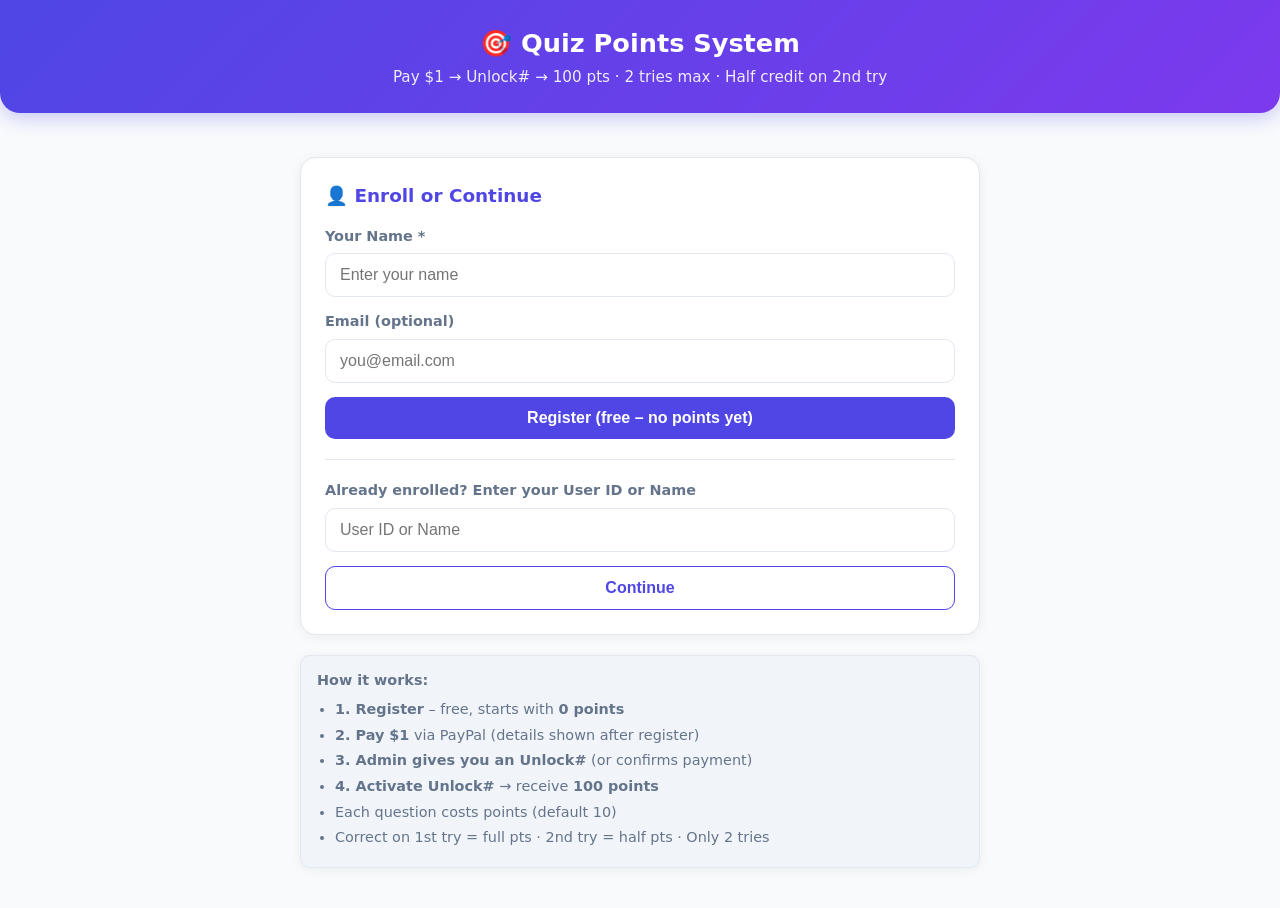
<file: Index.html>
<!DOCTYPE html>
<html>
<head>
  <base target="_top">
  <meta charset="UTF-8">
  <meta name="viewport" content="width=device-width, initial-scale=1.0">
  <title>Quiz Points System</title>
  <style>
    :root {
      --primary: #4f46e5;
      --primary-dark: #4338ca;
      --success: #10b981;
      --danger: #ef4444;
      --warning: #f59e0b;
      --bg: #f8fafc;
      --card: #ffffff;
      --text: #1e293b;
      --muted: #64748b;
    }
    * { box-sizing: border-box; margin: 0; padding: 0; }
    body {
      font-family: 'Segoe UI', system-ui, -apple-system, sans-serif;
      background: var(--bg);
      color: var(--text);
      line-height: 1.5;
      min-height: 100vh;
    }
    .container { max-width: 720px; margin: 0 auto; padding: 20px; }
    header {
      background: linear-gradient(135deg, var(--primary), #7c3aed);
      color: white;
      padding: 24px 20px;
      text-align: center;
      border-radius: 0 0 20px 20px;
      margin-bottom: 24px;
      box-shadow: 0 4px 20px rgba(79,70,229,0.3);
    }
    header h1 { font-size: 1.6rem; font-weight: 700; }
    header p { opacity: 0.9; font-size: 0.95rem; margin-top: 4px; }
    .card {
      background: var(--card);
      border-radius: 16px;
      padding: 24px;
      margin-bottom: 20px;
      box-shadow: 0 2px 12px rgba(0,0,0,0.06);
      border: 1px solid #e2e8f0;
    }
    .card h2 {
      font-size: 1.15rem;
      margin-bottom: 16px;
      color: var(--primary);
      display: flex;
      align-items: center;
      gap: 8px;
    }
    label { display: block; font-weight: 600; font-size: 0.9rem; margin-bottom: 6px; color: var(--muted); }
    input, textarea, select {
      width: 100%;
      padding: 12px 14px;
      border: 1.5px solid #e2e8f0;
      border-radius: 10px;
      font-size: 1rem;
      margin-bottom: 14px;
      transition: border 0.2s;
    }
    input:focus, textarea:focus { outline: none; border-color: var(--primary); }
    .btn {
      display: inline-flex;
      align-items: center;
      justify-content: center;
      gap: 6px;
      padding: 12px 20px;
      border: none;
      border-radius: 10px;
      font-size: 1rem;
      font-weight: 600;
      cursor: pointer;
      transition: all 0.2s;
    }
    .btn-primary { background: var(--primary); color: white; }
    .btn-primary:hover { background: var(--primary-dark); }
    .btn-success { background: var(--success); color: white; }
    .btn-danger { background: var(--danger); color: white; }
    .btn-outline {
      background: transparent;
      border: 1.5px solid var(--primary);
      color: var(--primary);
    }
    .btn-block { width: 100%; }
    .btn:disabled { opacity: 0.55; cursor: not-allowed; }
    .points-badge {
      display: inline-flex;
      align-items: center;
      gap: 6px;
      background: #eef2ff;
      color: var(--primary);
      padding: 8px 16px;
      border-radius: 999px;
      font-weight: 700;
      font-size: 1.1rem;
    }
    .hidden { display: none !important; }
    .msg {
      padding: 12px 16px;
      border-radius: 10px;
      margin-bottom: 16px;
      font-size: 0.95rem;
    }
    .msg-success { background: #d1fae5; color: #065f46; }
    .msg-error { background: #fee2e2; color: #991b1b; }
    .msg-info { background: #e0e7ff; color: #3730a3; }
    .question-item {
      border: 1.5px solid #e2e8f0;
      border-radius: 12px;
      padding: 16px;
      margin-bottom: 12px;
      transition: border 0.2s;
    }
    .question-item:hover { border-color: #c7d2fe; }
    .question-item.done { background: #f0fdf4; border-color: #86efac; }
    .question-item.failed { background: #fef2f2; border-color: #fca5a5; }
    .q-meta { font-size: 0.85rem; color: var(--muted); margin-top: 6px; }
    .status-tag {
      display: inline-block;
      padding: 2px 10px;
      border-radius: 999px;
      font-size: 0.75rem;
      font-weight: 600;
    }
    .tag-correct { background: #d1fae5; color: #065f46; }
    .tag-half { background: #fef3c7; color: #92400e; }
    .tag-wrong { background: #fee2e2; color: #991b1b; }
    .tag-open { background: #e0e7ff; color: #3730a3; }
    .flex { display: flex; gap: 10px; align-items: center; }
    .flex-between { display: flex; justify-content: space-between; align-items: center; }
    .spinner {
      width: 20px; height: 20px;
      border: 2.5px solid #e2e8f0;
      border-top-color: var(--primary);
      border-radius: 50%;
      animation: spin 0.7s linear infinite;
      display: inline-block;
    }
    @keyframes spin { to { transform: rotate(360deg); } }
    .rules {
      background: #f1f5f9;
      border-radius: 10px;
      padding: 14px 16px;
      font-size: 0.9rem;
      color: var(--muted);
    }
    .rules li { margin-bottom: 4px; }
  </style>
</head>
<body>
  <header>
    <h1>🎯 Quiz Points System</h1>
    <p>Pay $1 → Unlock# → 100 pts · 2 tries max · Half credit on 2nd try</p>
  </header>

  <div class="container">
    <!-- ===== LOGIN / ENROLL ===== -->
    <div id="authSection">
      <div class="card">
        <h2>👤 Enroll or Continue</h2>
        <div id="authMsg"></div>
        
        <div id="enrollForm">
          <label>Your Name *</label>
          <input type="text" id="enrollName" placeholder="Enter your name">
          <label>Email (optional)</label>
          <input type="email" id="enrollEmail" placeholder="you@email.com">
          <button class="btn btn-primary btn-block" onclick="doEnroll()">
            Register (free – no points yet)
          </button>
        </div>
        
        <hr style="margin: 20px 0; border: none; border-top: 1px solid #e2e8f0;">
        
        <label>Already enrolled? Enter your User ID or Name</label>
        <input type="text" id="loginId" placeholder="User ID or Name">
        <button class="btn btn-outline btn-block" onclick="doLogin()">Continue</button>
      </div>
      
      <div class="card rules">
        <strong>How it works:</strong>
        <ul style="margin-top:8px; padding-left:18px;">
          <li><strong>1. Register</strong> – free, starts with <strong>0 points</strong></li>
          <li><strong>2. Pay $1</strong> via PayPal (details shown after register)</li>
          <li><strong>3. Admin gives you an Unlock#</strong> (or confirms payment)</li>
          <li><strong>4. Activate Unlock#</strong> → receive <strong>100 points</strong></li>
          <li>Each question costs points (default 10)</li>
          <li>Correct on 1st try = full pts · 2nd try = half pts · Only 2 tries</li>
        </ul>
      </div>
    </div>

    <!-- ===== DASHBOARD ===== -->
    <div id="dashSection" class="hidden">
      <div class="card">
        <div class="flex-between">
          <div>
            <div style="font-size:0.9rem; color:var(--muted);">Welcome back</div>
            <div style="font-size:1.25rem; font-weight:700;" id="userName">—</div>
            <div style="font-size:0.8rem; color:var(--muted);" id="userIdDisplay"></div>
          </div>
          <div class="points-badge" id="pointsDisplay">⭐ 0 pts</div>
        </div>
        <button class="btn btn-outline" style="margin-top:14px; font-size:0.85rem; padding:8px 14px;" onclick="logout()">Logout</button>
      </div>

      <!-- Payment / Unlock notice for PENDING users -->
      <div class="card" id="pendingCard" style="display:none; border-color:#f59e0b; background:#fffbeb;">
        <h2 style="color:#b45309;">⏳ Payment Required</h2>
        <p style="margin-bottom:10px;">You have <strong>0 points</strong> until you pay and activate an Unlock#.</p>
        <ol style="padding-left:18px; font-size:0.95rem; color:#78350f;">
          <li>Pay <strong>$1</strong> via PayPal (admin will show the email after you register)</li>
          <li>Contact admin / send payment screenshot</li>
          <li>Admin gives you an <strong>Unlock#</strong></li>
          <li>Enter the Unlock# below → receive <strong>100 points</strong></li>
        </ol>
        <p style="font-size:0.85rem; color:#92400e; margin-top:8px;">
          Or admin can confirm your payment manually without a code.
        </p>
      </div>

      <!-- Unlock Code -->
      <div class="card" id="unlockCard">
        <h2>🔓 Activate Unlock Code</h2>
        <div id="unlockMsg"></div>
        <div class="flex">
          <input type="text" id="unlockCode" placeholder="e.g. 5E42C" style="margin-bottom:0;">
          <button class="btn btn-success" onclick="doUnlock()">Activate</button>
        </div>
        <p style="font-size:0.85rem; color:var(--muted); margin-top:10px;" id="unlockHint">
          After paying $1, enter the Unlock# admin gives you to get your 100 points.
        </p>
      </div>

      <!-- Questions -->
      <div class="card">
        <h2>📝 Questions</h2>
        <div id="questionsMsg"></div>
        <div id="questionsList">
          <div style="text-align:center; padding:20px; color:var(--muted);">
            <div class="spinner"></div> Loading questions...
          </div>
        </div>
      </div>
    </div>
  </div>

  <script>
    let currentUser = null;
    let dashboardData = null;

    // ---------- Auth ----------
    function doEnroll() {
      const name = document.getElementById('enrollName').value.trim();
      const email = document.getElementById('enrollEmail').value.trim();
      if (!name) { showMsg('authMsg', 'Please enter your name', 'error'); return; }
      
      showMsg('authMsg', '<span class="spinner"></span> Enrolling...', 'info');
      
      google.script.run
        .withSuccessHandler(res => {
          currentUser = { userId: res.userId, name: res.name, points: res.points, status: res.status || 'PENDING' };
          localStorage.setItem('quizUserId', res.userId);
          showMsg('authMsg', res.message, 'success');
          setTimeout(() => loadDashboard(), 1200);
        })
        .withFailureHandler(err => showMsg('authMsg', err.message, 'error'))
        .enrollUser(name, email);
    }

    function doLogin() {
      const id = document.getElementById('loginId').value.trim();
      if (!id) { showMsg('authMsg', 'Enter User ID or Name', 'error'); return; }
      
      showMsg('authMsg', '<span class="spinner"></span> Looking up...', 'info');
      
      google.script.run
        .withSuccessHandler(user => {
          if (!user) {
            showMsg('authMsg', 'User not found. Please enroll first.', 'error');
            return;
          }
          currentUser = user;
          localStorage.setItem('quizUserId', user.userId);
          loadDashboard();
        })
        .withFailureHandler(err => showMsg('authMsg', err.message, 'error'))
        .getUser(id);
    }

    function logout() {
      localStorage.removeItem('quizUserId');
      currentUser = null;
      document.getElementById('authSection').classList.remove('hidden');
      document.getElementById('dashSection').classList.add('hidden');
    }

    // ---------- Dashboard ----------
    function loadDashboard() {
      if (!currentUser) return;
      
      document.getElementById('authSection').classList.add('hidden');
      document.getElementById('dashSection').classList.remove('hidden');
      document.getElementById('userName').textContent = currentUser.name;
      document.getElementById('userIdDisplay').textContent = 'ID: ' + currentUser.userId;
      document.getElementById('pointsDisplay').textContent = '⭐ ' + currentUser.points + ' pts';
      
      google.script.run
        .withSuccessHandler(data => {
          dashboardData = data;
          currentUser = data.user;
          document.getElementById('pointsDisplay').textContent = '⭐ ' + data.user.points + ' pts';
          
          const isPending = data.user.status === 'PENDING' || data.user.enrolled !== 'YES';
          const pendingCard = document.getElementById('pendingCard');
          const unlockCard = document.getElementById('unlockCard');
          
          if (isPending) {
            pendingCard.style.display = 'block';
            unlockCard.style.display = 'block';
            document.getElementById('unlockHint').textContent =
              'After paying $1, enter the Unlock# admin gives you to get your 100 points.';
          } else {
            pendingCard.style.display = 'none';
            // Still allow BONUS unlock codes after enrolled
            unlockCard.style.display = 'block';
            document.getElementById('unlockHint').textContent =
              'Enter a BONUS Unlock# for extra points (optional).';
          }
          
          // Only show questions if ACTIVE
          if (isPending) {
            document.getElementById('questionsList').innerHTML =
              '<p style="color:var(--muted); text-align:center; padding:16px;">Complete payment + Unlock# first to answer questions.</p>';
          } else {
            renderQuestions(data.questions, data.attempts);
          }
        })
        .withFailureHandler(err => showMsg('questionsMsg', err.message, 'error'))
        .getUserDashboard(currentUser.userId);
    }

    function renderQuestions(questions, attempts) {
      const list = document.getElementById('questionsList');
      if (!questions.length) {
        list.innerHTML = '<p style="color:var(--muted);">No active questions yet.</p>';
        return;
      }
      
      const attemptMap = {};
      attempts.forEach(a => attemptMap[a.questionId] = a);
      
      let html = '';
      questions.forEach(q => {
        const att = attemptMap[q.questionId];
        let statusClass = '';
        let statusTag = '<span class="status-tag tag-open">Open</span>';
        let triesInfo = '0 / 2 tries';
        let canAnswer = true;
        let pointsInfo = q.points + ' pts';
        
        if (att) {
          triesInfo = att.triesUsed + ' / 2 tries';
          if (att.triesUsed >= 2 || att.try1Correct === 'YES') {
            canAnswer = false;
            if (att.pointsAwarded === q.points) {
              statusClass = 'done';
              statusTag = '<span class="status-tag tag-correct">Correct (full)</span>';
            } else if (att.pointsAwarded > 0) {
              statusClass = 'done';
              statusTag = '<span class="status-tag tag-half">Correct (half)</span>';
            } else {
              statusClass = 'failed';
              statusTag = '<span class="status-tag tag-wrong">Failed</span>';
            }
            pointsInfo = att.pointsAwarded + ' pts earned';
          } else if (att.try1Correct === 'NO') {
            statusTag = '<span class="status-tag tag-open">1 try left</span>';
          }
        }
        
        html += `
          <div class="question-item ${statusClass}" id="q-${q.questionId}">
            <div class="flex-between">
              <strong>${escapeHtml(q.questionText)}</strong>
              ${statusTag}
            </div>
            <div class="q-meta">${pointsInfo} · ${triesInfo}</div>
            ${canAnswer ? `
              <div style="margin-top:12px;">
                <input type="text" id="ans-${q.questionId}" placeholder="Your answer..." style="margin-bottom:8px;">
                <button class="btn btn-primary" onclick="submitAns('${q.questionId}')">Submit Answer</button>
              </div>
            ` : ''}
            <div id="msg-${q.questionId}" style="margin-top:8px;"></div>
          </div>
        `;
      });
      list.innerHTML = html;
    }

    function submitAns(questionId) {
      const input = document.getElementById('ans-' + questionId);
      const answer = input.value.trim();
      if (!answer) {
        showMsg('msg-' + questionId, 'Please type an answer', 'error');
        return;
      }
      
      showMsg('msg-' + questionId, '<span class="spinner"></span> Checking...', 'info');
      
      google.script.run
        .withSuccessHandler(res => {
          showMsg('msg-' + questionId, res.message, res.correct ? 'success' : 'error');
          // Refresh dashboard after short delay
          setTimeout(() => loadDashboard(), 1200);
        })
        .withFailureHandler(err => showMsg('msg-' + questionId, err.message, 'error'))
        .submitAnswer(currentUser.userId, questionId, answer);
    }

    function doUnlock() {
      const code = document.getElementById('unlockCode').value.trim();
      if (!code) { showMsg('unlockMsg', 'Enter a code', 'error'); return; }
      
      showMsg('unlockMsg', '<span class="spinner"></span> Activating...', 'info');
      
      google.script.run
        .withSuccessHandler(res => {
          showMsg('unlockMsg', res.message, 'success');
          currentUser.points = res.newPoints;
          document.getElementById('pointsDisplay').textContent = '⭐ ' + res.newPoints + ' pts';
          // Reload full dashboard so PENDING → ACTIVE transition shows questions
          setTimeout(() => loadDashboard(), 1500);
        })
        .withFailureHandler(err => showMsg('unlockMsg', err.message, 'error'))
        .activateUnlockCode(currentUser.userId, code);
    }

    // ---------- Utils ----------
    function showMsg(id, text, type) {
      const el = document.getElementById(id);
      if (!el) return;
      el.innerHTML = `<div class="msg msg-${type}">${text}</div>`;
    }

    function escapeHtml(str) {
      const div = document.createElement('div');
      div.textContent = str;
      return div.innerHTML;
    }

    // Auto-login if stored
    window.onload = function() {
      const saved = localStorage.getItem('quizUserId');
      if (saved) {
        google.script.run
          .withSuccessHandler(user => {
            if (user) {
              currentUser = user;
              loadDashboard();
            }
          })
          .getUser(saved);
      }
    };
  </script>
</body>
</html>
</file>
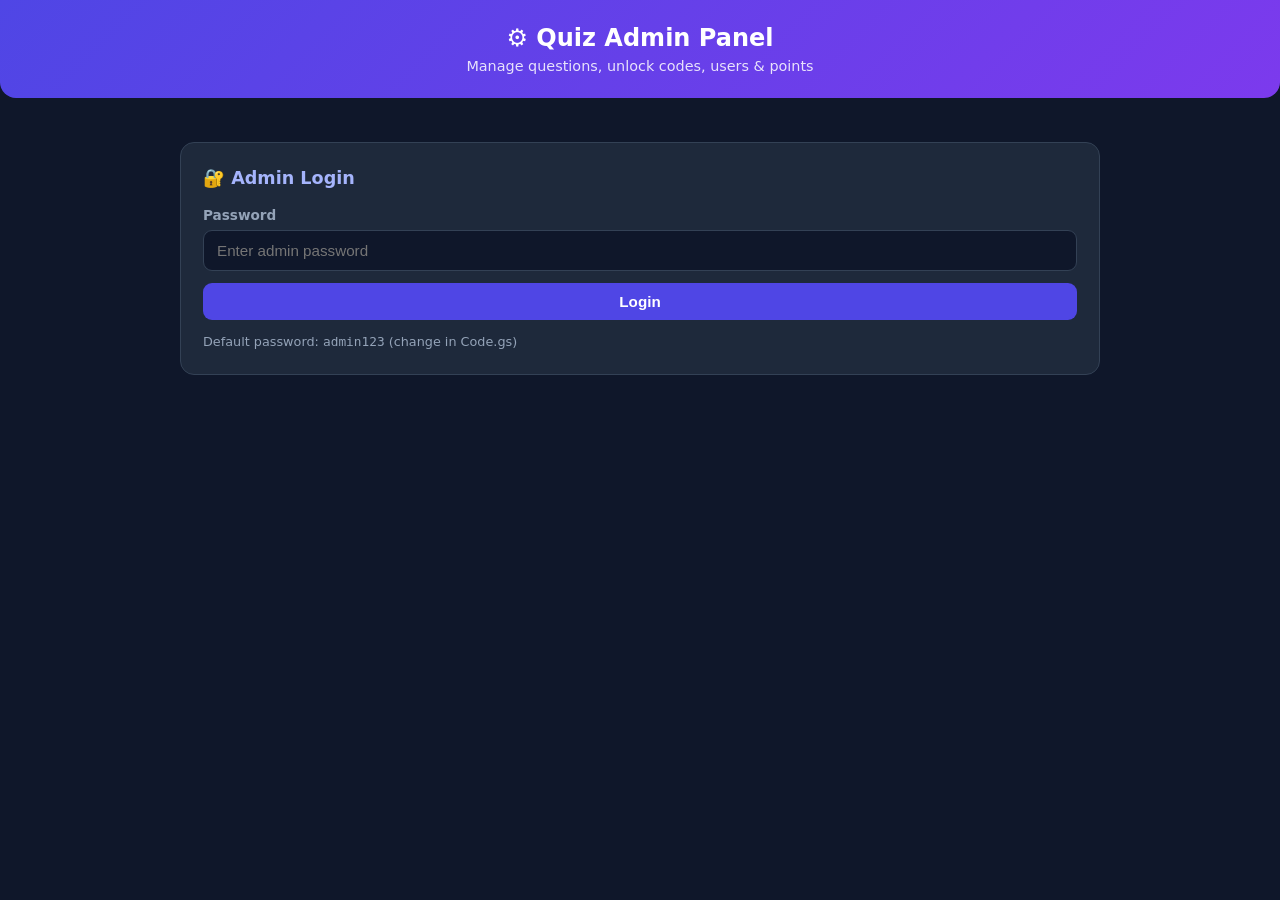
<file: Admin.html>
<!DOCTYPE html>
<html>
<head>
  <base target="_top">
  <meta charset="UTF-8">
  <meta name="viewport" content="width=device-width, initial-scale=1.0">
  <title>Quiz Admin Panel</title>
  <style>
    :root {
      --primary: #4f46e5;
      --primary-dark: #4338ca;
      --success: #10b981;
      --danger: #ef4444;
      --warning: #f59e0b;
      --bg: #0f172a;
      --card: #1e293b;
      --text: #f1f5f9;
      --muted: #94a3b8;
      --border: #334155;
    }
    * { box-sizing: border-box; margin: 0; padding: 0; }
    body {
      font-family: 'Segoe UI', system-ui, -apple-system, sans-serif;
      background: var(--bg);
      color: var(--text);
      line-height: 1.5;
      min-height: 100vh;
    }
    .container { max-width: 960px; margin: 0 auto; padding: 20px; }
    header {
      background: linear-gradient(135deg, #4f46e5, #7c3aed);
      color: white;
      padding: 20px;
      text-align: center;
      border-radius: 0 0 16px 16px;
      margin-bottom: 24px;
    }
    header h1 { font-size: 1.5rem; }
    .card {
      background: var(--card);
      border-radius: 14px;
      padding: 22px;
      margin-bottom: 18px;
      border: 1px solid var(--border);
    }
    .card h2 {
      font-size: 1.1rem;
      margin-bottom: 14px;
      color: #a5b4fc;
      display: flex;
      align-items: center;
      gap: 8px;
    }
    label { display: block; font-weight: 600; font-size: 0.85rem; margin-bottom: 5px; color: var(--muted); }
    input, textarea, select {
      width: 100%;
      padding: 11px 13px;
      border: 1.5px solid var(--border);
      border-radius: 9px;
      font-size: 0.95rem;
      margin-bottom: 12px;
      background: #0f172a;
      color: var(--text);
    }
    input:focus, textarea:focus { outline: none; border-color: var(--primary); }
    .btn {
      display: inline-flex;
      align-items: center;
      justify-content: center;
      gap: 6px;
      padding: 10px 18px;
      border: none;
      border-radius: 9px;
      font-size: 0.95rem;
      font-weight: 600;
      cursor: pointer;
      transition: all 0.2s;
    }
    .btn-primary { background: var(--primary); color: white; }
    .btn-primary:hover { background: var(--primary-dark); }
    .btn-success { background: var(--success); color: white; }
    .btn-danger { background: var(--danger); color: white; }
    .btn-warning { background: var(--warning); color: #1e293b; }
    .btn-sm { padding: 6px 12px; font-size: 0.8rem; }
    .btn-block { width: 100%; }
    .hidden { display: none !important; }
    .msg {
      padding: 11px 14px;
      border-radius: 9px;
      margin-bottom: 14px;
      font-size: 0.9rem;
    }
    .msg-success { background: #064e3b; color: #6ee7b7; }
    .msg-error { background: #7f1d1d; color: #fca5a5; }
    .msg-info { background: #1e3a8a; color: #93c5fd; }
    table {
      width: 100%;
      border-collapse: collapse;
      font-size: 0.88rem;
    }
    th, td {
      padding: 10px 12px;
      text-align: left;
      border-bottom: 1px solid var(--border);
    }
    th { color: var(--muted); font-weight: 600; font-size: 0.8rem; text-transform: uppercase; }
    tr:hover td { background: rgba(79,70,229,0.08); }
    .tabs {
      display: flex;
      gap: 6px;
      margin-bottom: 18px;
      flex-wrap: wrap;
    }
    .tab {
      padding: 10px 18px;
      border-radius: 9px;
      background: var(--card);
      border: 1px solid var(--border);
      color: var(--muted);
      cursor: pointer;
      font-weight: 600;
      font-size: 0.9rem;
    }
    .tab.active {
      background: var(--primary);
      color: white;
      border-color: var(--primary);
    }
    .grid-2 { display: grid; grid-template-columns: 1fr 1fr; gap: 12px; }
    @media (max-width: 600px) { .grid-2 { grid-template-columns: 1fr; } }
    .badge {
      display: inline-block;
      padding: 2px 9px;
      border-radius: 999px;
      font-size: 0.75rem;
      font-weight: 600;
    }
    .badge-yes { background: #064e3b; color: #6ee7b7; }
    .badge-no { background: #7f1d1d; color: #fca5a5; }
    .spinner {
      width: 18px; height: 18px;
      border: 2.5px solid var(--border);
      border-top-color: var(--primary);
      border-radius: 50%;
      animation: spin 0.7s linear infinite;
      display: inline-block;
    }
    @keyframes spin { to { transform: rotate(360deg); } }
    .stat-row {
      display: flex;
      gap: 12px;
      flex-wrap: wrap;
      margin-bottom: 16px;
    }
    .stat {
      background: #0f172a;
      border: 1px solid var(--border);
      border-radius: 10px;
      padding: 14px 18px;
      min-width: 120px;
      text-align: center;
    }
    .stat .num { font-size: 1.5rem; font-weight: 700; color: #a5b4fc; }
    .stat .label { font-size: 0.8rem; color: var(--muted); }
  </style>
</head>
<body>
  <header>
    <h1>⚙️ Quiz Admin Panel</h1>
    <p style="opacity:0.85; font-size:0.9rem;">Manage questions, unlock codes, users & points</p>
  </header>

  <div class="container">
    <!-- LOGIN -->
    <div id="loginSection" class="card">
      <h2>🔐 Admin Login</h2>
      <div id="loginMsg"></div>
      <label>Password</label>
      <input type="password" id="adminPass" placeholder="Enter admin password" onkeydown="if(event.key==='Enter')doLogin()">
      <button class="btn btn-primary btn-block" onclick="doLogin()">Login</button>
      <p style="font-size:0.8rem; color:var(--muted); margin-top:12px;">Default password: <code>admin123</code> (change in Code.gs)</p>
    </div>

    <!-- MAIN PANEL -->
    <div id="mainSection" class="hidden">
      <div class="tabs">
        <div class="tab active" onclick="showTab('questions')">📝 Questions</div>
        <div class="tab" onclick="showTab('codes')">🔓 Unlock Codes</div>
        <div class="tab" onclick="showTab('users')">👥 Users</div>
        <div class="tab" onclick="showTab('log')">📋 Activity Log</div>
      </div>

      <!-- QUESTIONS TAB -->
      <div id="tab-questions">
        <div class="card">
          <h2>➕ Add New Question</h2>
          <div id="qMsg"></div>
          <label>Question Text *</label>
          <textarea id="qText" rows="2" placeholder="What is the capital of France?"></textarea>
          <div class="grid-2">
            <div>
              <label>Correct Answer *</label>
              <input type="text" id="qAnswer" placeholder="Paris">
            </div>
            <div>
              <label>Points Amount *</label>
              <input type="number" id="qPoints" value="10" min="1" step="1">
            </div>
          </div>
          <button class="btn btn-success" onclick="addQuestion()">Add Question</button>
        </div>

        <div class="card">
          <h2>📋 All Questions</h2>
          <div id="qListMsg"></div>
          <div style="overflow-x:auto;">
            <table>
              <thead>
                <tr>
                  <th>ID</th>
                  <th>Question</th>
                  <th>Answer</th>
                  <th>Pts</th>
                  <th>Active</th>
                  <th>Action</th>
                </tr>
              </thead>
              <tbody id="qTableBody">
                <tr><td colspan="7" style="text-align:center; color:var(--muted);">Loading...</td></tr>
              </tbody>
            </table>
          </div>
        </div>
      </div>

      <!-- UNLOCK CODES TAB -->
      <div id="tab-codes" class="hidden">
        <div class="card">
          <h2>➕ Create Unlock Code</h2>
          <div id="codeMsg"></div>
          <p style="font-size:0.85rem; color:var(--muted); margin-bottom:12px;">
            <strong>ENROLL</strong> = after user pays $1 → grants starting points (usually 100).<br>
            <strong>BONUS</strong> = extra points for already-active users.
          </p>
          <div class="grid-2">
            <div>
              <label>Code *</label>
              <input type="text" id="codeValue" placeholder="5E42C">
            </div>
            <div>
              <label>Type *</label>
              <select id="codeType">
                <option value="ENROLL" selected>ENROLL (after $1 payment)</option>
                <option value="BONUS">BONUS (extra pts)</option>
              </select>
            </div>
            <div>
              <label>Points to Grant</label>
              <input type="number" id="codeBonus" value="100" min="0">
            </div>
            <div>
              <label>Fee Percent (%)</label>
              <input type="number" id="codeFee" value="0" min="0" max="100" step="0.01">
            </div>
            <div>
              <label>Max Uses</label>
              <input type="number" id="codeMaxUses" value="1" min="1">
            </div>
          </div>
          <label>Notes</label>
          <input type="text" id="codeNotes" placeholder="e.g. For user John after PayPal payment">
          <button class="btn btn-success" onclick="createCode()">Create Code</button>
        </div>

        <div class="card">
          <h2>🔓 Existing Codes</h2>
          <div style="overflow-x:auto;">
            <table>
              <thead>
                <tr>
                  <th>Code</th>
                  <th>Type</th>
                  <th>Points</th>
                  <th>Fee %</th>
                  <th>Uses</th>
                  <th>Active</th>
                  <th>Notes</th>
                </tr>
              </thead>
              <tbody id="codeTableBody">
                <tr><td colspan="6" style="text-align:center; color:var(--muted);">Loading...</td></tr>
              </tbody>
            </table>
          </div>
        </div>
      </div>

      <!-- USERS TAB -->
      <div id="tab-users" class="hidden">
        <div class="card">
          <h2>👥 Registered Users</h2>
          <div id="usersMsg"></div>
          <div class="stat-row" id="userStats"></div>
          <div style="overflow-x:auto;">
            <table>
              <thead>
                <tr>
                  <th>User ID</th>
                  <th>Name</th>
                  <th>Email</th>
                  <th>Points</th>
                  <th>Unlock</th>
                  <th>Status</th>
                  <th>Adjust</th>
                </tr>
              </thead>
              <tbody id="userTableBody">
                <tr><td colspan="7" style="text-align:center; color:var(--muted);">Loading...</td></tr>
              </tbody>
            </table>
          </div>
        </div>
      </div>

      <!-- LOG TAB -->
      <div id="tab-log" class="hidden">
        <div class="card">
          <h2>📋 Recent Activity (last 50)</h2>
          <div style="overflow-x:auto;">
            <table>
              <thead>
                <tr>
                  <th>Time</th>
                  <th>User</th>
                  <th>Action</th>
                  <th>Details</th>
                  <th>Δ Pts</th>
                </tr>
              </thead>
              <tbody id="logTableBody">
                <tr><td colspan="5" style="text-align:center; color:var(--muted);">Loading...</td></tr>
              </tbody>
            </table>
          </div>
        </div>
      </div>
    </div>
  </div>

  <script>
    let adminPass = '';

    function doLogin() {
      const pass = document.getElementById('adminPass').value;
      if (!pass) { showMsg('loginMsg', 'Enter password', 'error'); return; }
      
      showMsg('loginMsg', '<span class="spinner"></span> Checking...', 'info');
      
      google.script.run
        .withSuccessHandler(ok => {
          if (ok) {
            adminPass = pass;
            document.getElementById('loginSection').classList.add('hidden');
            document.getElementById('mainSection').classList.remove('hidden');
            loadQuestions();
            loadCodes();
            loadUsers();
            loadLog();
          } else {
            showMsg('loginMsg', 'Wrong password', 'error');
          }
        })
        .withFailureHandler(err => showMsg('loginMsg', err.message, 'error'))
        .adminLogin(pass);
    }

    function showTab(name) {
      ['questions', 'codes', 'users', 'log'].forEach(t => {
        document.getElementById('tab-' + t).classList.add('hidden');
      });
      document.getElementById('tab-' + name).classList.remove('hidden');
      
      document.querySelectorAll('.tab').forEach(el => el.classList.remove('active'));
      event.target.classList.add('active');
    }

    // ---------- Questions ----------
    function addQuestion() {
      const text = document.getElementById('qText').value.trim();
      const answer = document.getElementById('qAnswer').value.trim();
      const points = document.getElementById('qPoints').value;
      
      if (!text || !answer) {
        showMsg('qMsg', 'Question and answer are required', 'error');
        return;
      }
      
      showMsg('qMsg', '<span class="spinner"></span> Adding...', 'info');
      
      google.script.run
        .withSuccessHandler(res => {
          showMsg('qMsg', res.message + ' (ID: ' + res.questionId + ')', 'success');
          document.getElementById('qText').value = '';
          document.getElementById('qAnswer').value = '';
          document.getElementById('qPoints').value = '10';
          loadQuestions();
        })
        .withFailureHandler(err => showMsg('qMsg', err.message, 'error'))
        .adminAddQuestion(text, answer, points, adminPass);
    }

    function loadQuestions() {
      google.script.run
        .withSuccessHandler(list => {
          const tbody = document.getElementById('qTableBody');
          if (!list.length) {
            tbody.innerHTML = '<tr><td colspan="6" style="text-align:center;color:var(--muted);">No questions yet</td></tr>';
            return;
          }
          tbody.innerHTML = list.map(q => `
            <tr>
              <td><code>${q.questionId}</code></td>
              <td>${escapeHtml(q.questionText.substring(0, 50))}${q.questionText.length > 50 ? '…' : ''}</td>
              <td><strong>${escapeHtml(q.correctAnswer)}</strong></td>
              <td>${q.points}</td>
              <td><span class="badge badge-${q.active === 'YES' ? 'yes' : 'no'}">${q.active}</span></td>
              <td>
                <button class="btn btn-sm ${q.active === 'YES' ? 'btn-warning' : 'btn-success'}"
                  onclick="toggleQ('${q.questionId}')">
                  ${q.active === 'YES' ? 'Disable' : 'Enable'}
                </button>
              </td>
            </tr>
          `).join('');
        })
        .withFailureHandler(err => showMsg('qListMsg', err.message, 'error'))
        .adminGetQuestions(adminPass);
    }

    function toggleQ(qid) {
      google.script.run
        .withSuccessHandler(() => loadQuestions())
        .withFailureHandler(err => alert(err.message))
        .adminToggleQuestion(qid, adminPass);
    }

    // ---------- Unlock Codes ----------
    function createCode() {
      const code = document.getElementById('codeValue').value.trim();
      const type = document.getElementById('codeType').value;
      const bonus = document.getElementById('codeBonus').value;
      const fee = document.getElementById('codeFee').value;
      const maxUses = document.getElementById('codeMaxUses').value;
      const notes = document.getElementById('codeNotes').value.trim();
      
      if (!code) { showMsg('codeMsg', 'Code is required', 'error'); return; }
      
      showMsg('codeMsg', '<span class="spinner"></span> Creating...', 'info');
      
      google.script.run
        .withSuccessHandler(res => {
          showMsg('codeMsg', res.message, 'success');
          document.getElementById('codeValue').value = '';
          document.getElementById('codeNotes').value = '';
          loadCodes();
        })
        .withFailureHandler(err => showMsg('codeMsg', err.message, 'error'))
        .adminCreateUnlockCode(code, type, bonus, fee, maxUses, notes, adminPass);
    }

    function loadCodes() {
      google.script.run
        .withSuccessHandler(list => {
          const tbody = document.getElementById('codeTableBody');
          if (!list.length) {
            tbody.innerHTML = '<tr><td colspan="7" style="text-align:center;color:var(--muted);">No codes yet</td></tr>';
            return;
          }
          tbody.innerHTML = list.map(c => `
            <tr>
              <td><code>${c.code}</code></td>
              <td><span class="badge badge-${c.type === 'ENROLL' ? 'yes' : 'no'}">${c.type}</span></td>
              <td>+${c.bonusPoints}</td>
              <td>${c.feePercent}%</td>
              <td>${c.usedCount} / ${c.maxUses}</td>
              <td><span class="badge badge-${c.active === 'YES' ? 'yes' : 'no'}">${c.active}</span></td>
              <td>${escapeHtml(c.notes || '—')}</td>
            </tr>
          `).join('');
        })
        .adminGetUnlockCodes(adminPass);
    }

    // ---------- Users ----------
    function loadUsers() {
      google.script.run
        .withSuccessHandler(list => {
          const totalPts = list.reduce((s, u) => s + u.points, 0);
          document.getElementById('userStats').innerHTML = `
            <div class="stat"><div class="num">${list.length}</div><div class="label">Users</div></div>
            <div class="stat"><div class="num">${totalPts}</div><div class="label">Total Pts</div></div>
          `;
          
          const tbody = document.getElementById('userTableBody');
          if (!list.length) {
            tbody.innerHTML = '<tr><td colspan="7" style="text-align:center;color:var(--muted);">No users yet</td></tr>';
            return;
          }
          tbody.innerHTML = list.map(u => {
            const isPending = u.status !== 'ACTIVE';
            const confirmBtn = isPending
              ? `<button class="btn btn-sm btn-success" onclick="confirmPay('${u.userId}')" title="Confirm $1 payment & grant 100 pts">✓ Confirm Pay</button>`
              : '';
            return `
            <tr>
              <td><code>${u.userId}</code></td>
              <td>${escapeHtml(u.name)}</td>
              <td>${escapeHtml(u.email || '—')}</td>
              <td><strong>${u.points}</strong></td>
              <td>${u.unlockCodeUsed || '—'}</td>
              <td><span class="badge badge-${u.status === 'ACTIVE' ? 'yes' : 'no'}">${u.status}</span></td>
              <td>
                ${confirmBtn}
                <input type="number" id="adj-${u.userId}" placeholder="±pts" style="width:70px; margin:0; padding:5px 8px; display:inline-block;">
                <button class="btn btn-sm btn-primary" onclick="adjustPts('${u.userId}')">Set</button>
              </td>
            </tr>`;
          }).join('');
        })
        .adminGetUsers(adminPass);
    }

    function confirmPay(userId) {
      if (!confirm('Confirm that this user paid $1 and grant enrollment points?')) return;
      google.script.run
        .withSuccessHandler(res => {
          showMsg('usersMsg', res.message, 'success');
          loadUsers();
        })
        .withFailureHandler(err => showMsg('usersMsg', err.message, 'error'))
        .adminConfirmPayment(userId, adminPass);
    }

    function adjustPts(userId) {
      const delta = document.getElementById('adj-' + userId).value;
      if (!delta) return;
      
      google.script.run
        .withSuccessHandler(res => {
          showMsg('usersMsg', `Updated. New balance: ${res.newPoints} pts`, 'success');
          loadUsers();
        })
        .withFailureHandler(err => showMsg('usersMsg', err.message, 'error'))
        .adminAdjustPoints(userId, delta, 'Admin adjustment', adminPass);
    }

    // ---------- Log ----------
    function loadLog() {
      google.script.run
        .withSuccessHandler(list => {
          const tbody = document.getElementById('logTableBody');
          if (!list.length) {
            tbody.innerHTML = '<tr><td colspan="5" style="text-align:center;color:var(--muted);">No activity yet</td></tr>';
            return;
          }
          tbody.innerHTML = list.map(l => `
            <tr>
              <td>${formatDate(l.timestamp)}</td>
              <td><code>${l.userId || '—'}</code></td>
              <td>${l.action}</td>
              <td>${escapeHtml(String(l.details || '').substring(0, 60))}</td>
              <td style="color:${l.pointsChange > 0 ? '#6ee7b7' : l.pointsChange < 0 ? '#fca5a5' : 'var(--muted)'}">
                ${l.pointsChange > 0 ? '+' : ''}${l.pointsChange}
              </td>
            </tr>
          `).join('');
        })
        .adminGetLog(adminPass);
    }

    // ---------- Utils ----------
    function showMsg(id, text, type) {
      const el = document.getElementById(id);
      if (!el) return;
      el.innerHTML = `<div class="msg msg-${type}">${text}</div>`;
    }

    function escapeHtml(str) {
      const div = document.createElement('div');
      div.textContent = str;
      return div.innerHTML;
    }

    function formatDate(d) {
      if (!d) return '—';
      try {
        const dt = new Date(d);
        return dt.toLocaleString();
      } catch(e) { return String(d); }
    }
  </script>
</body>
</html>
</file>
